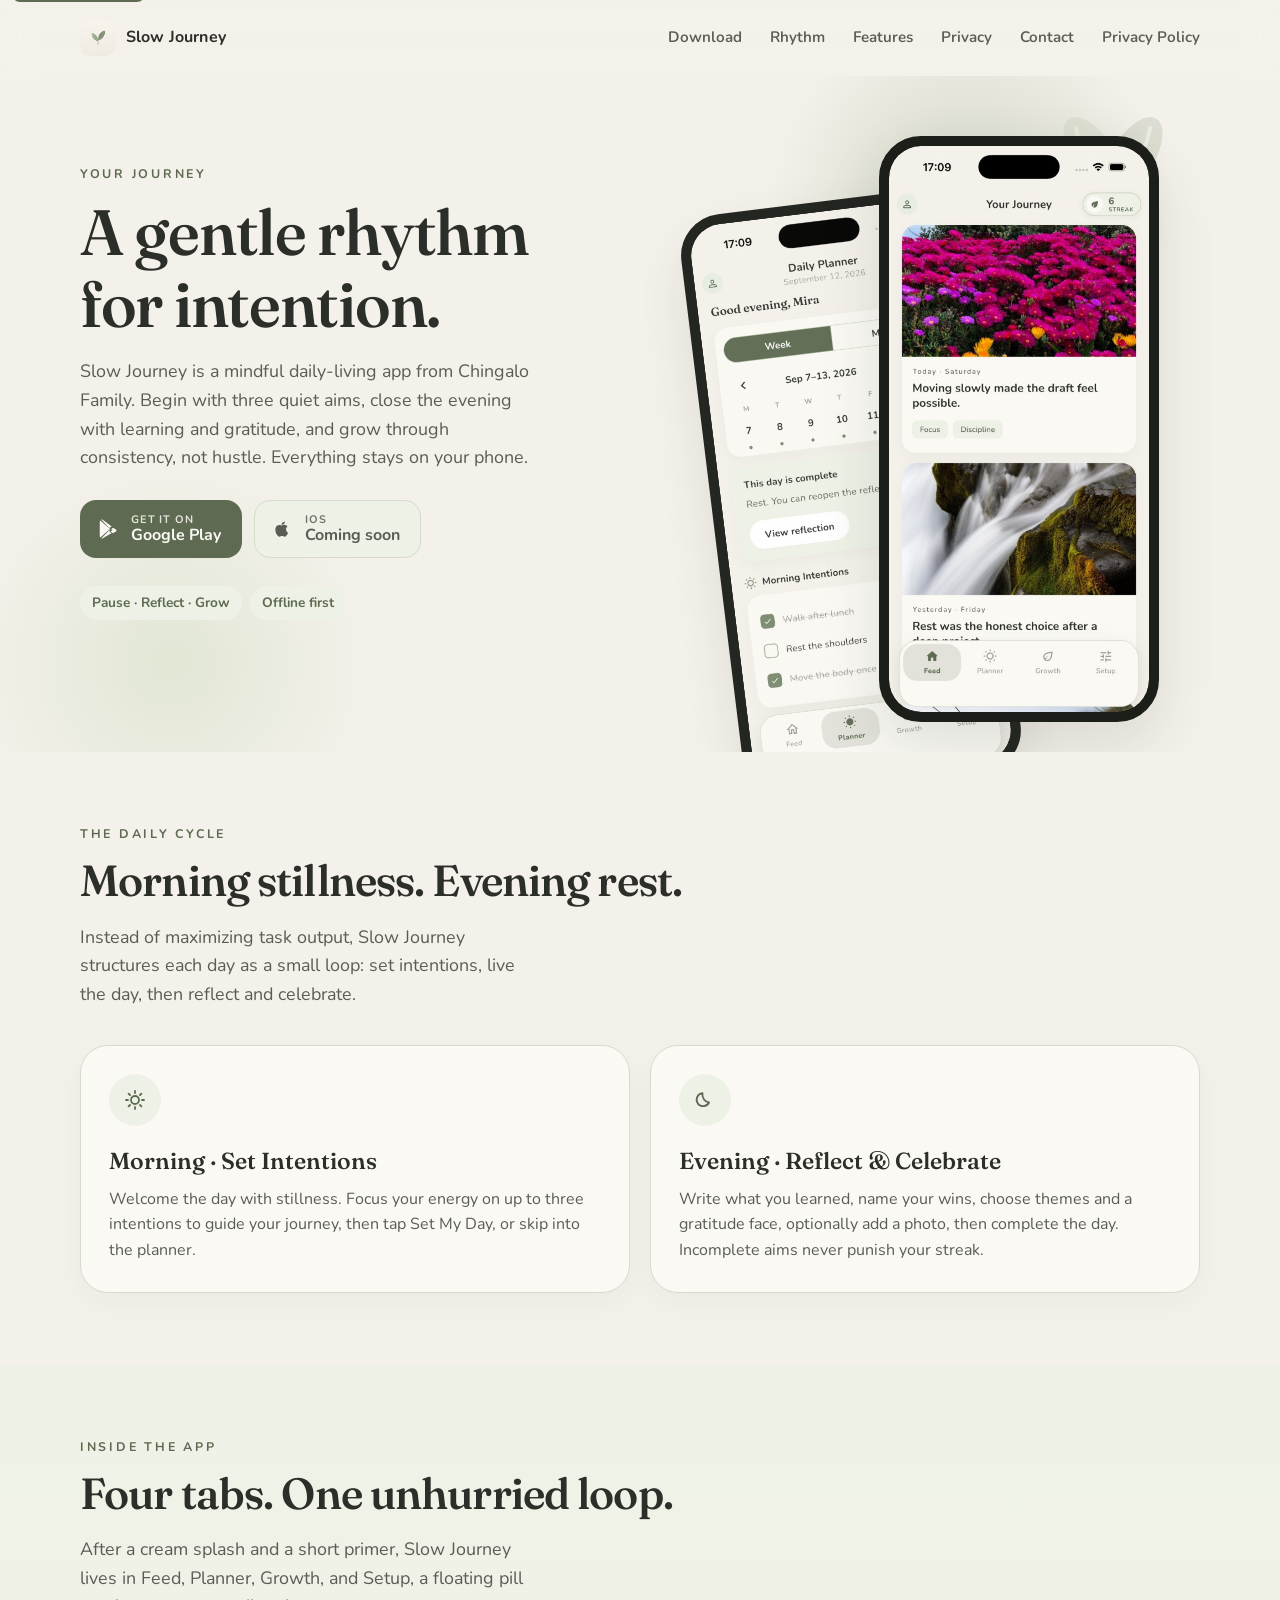
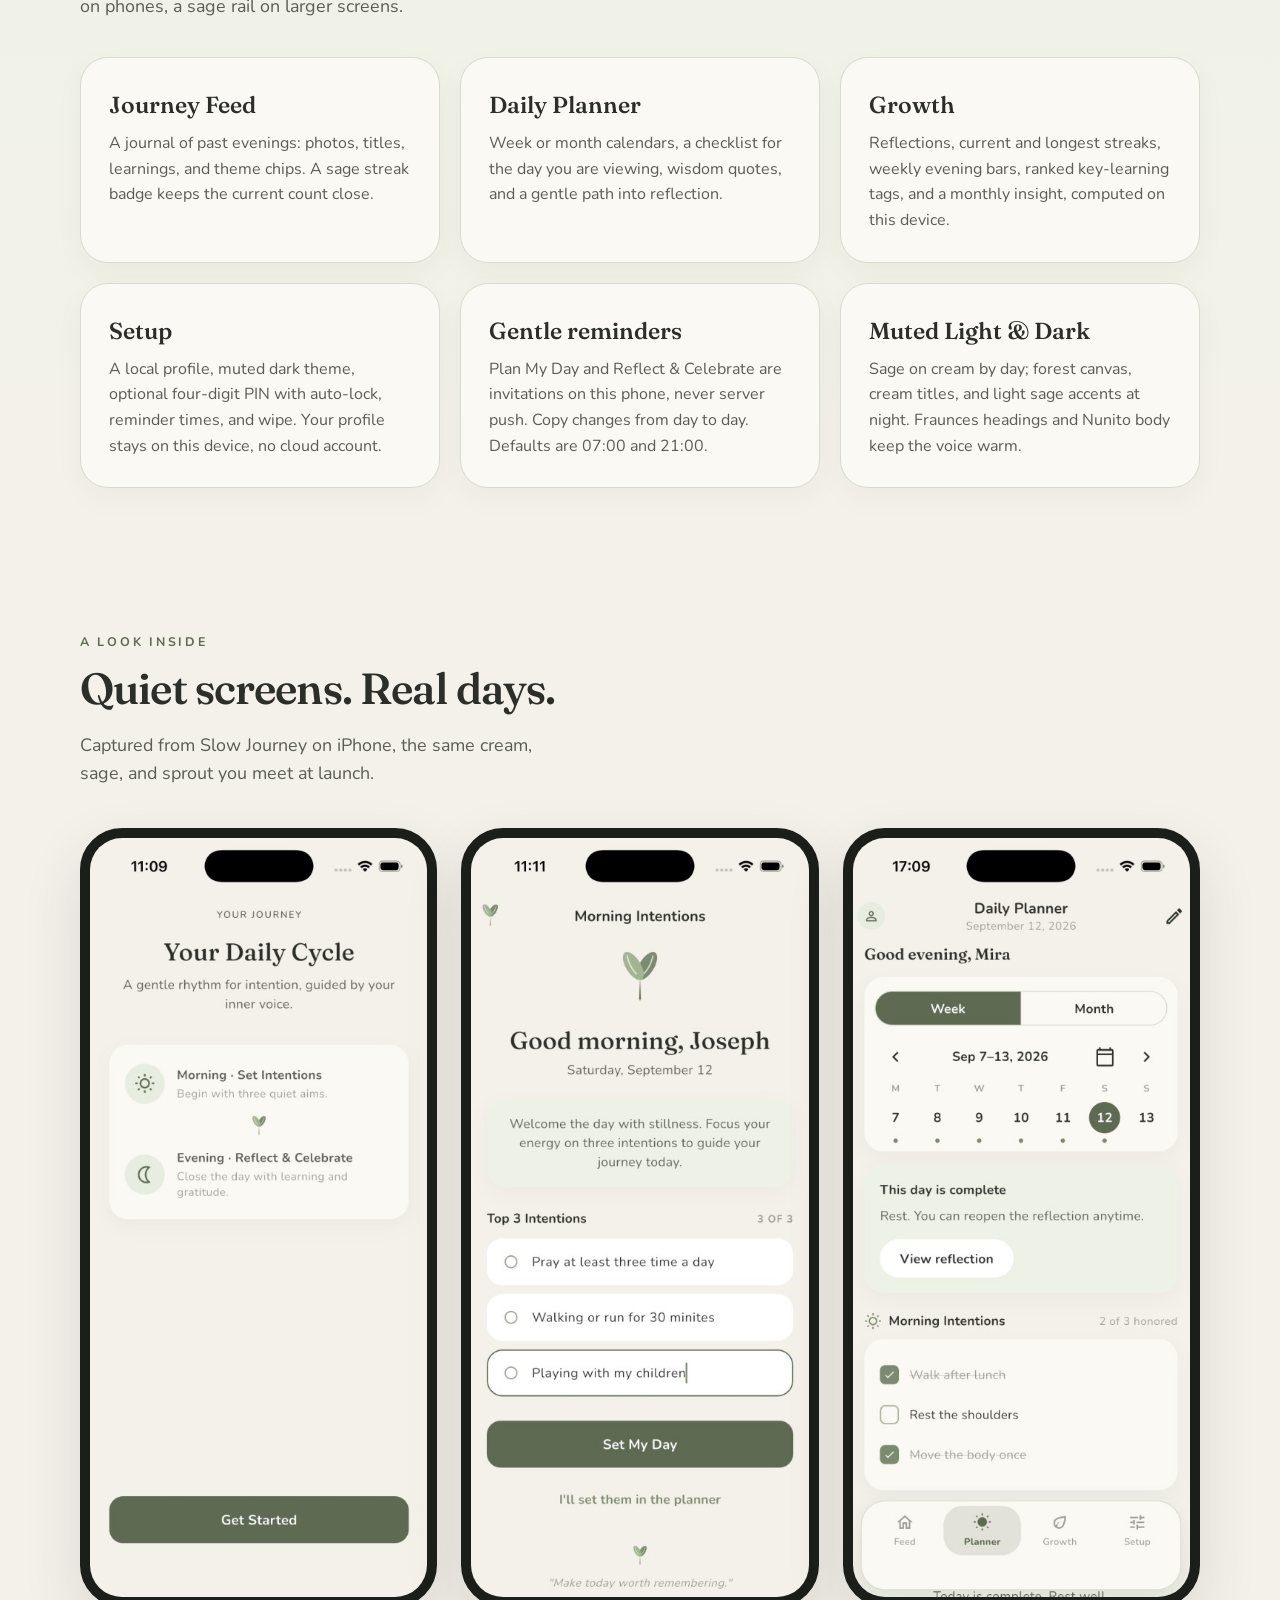
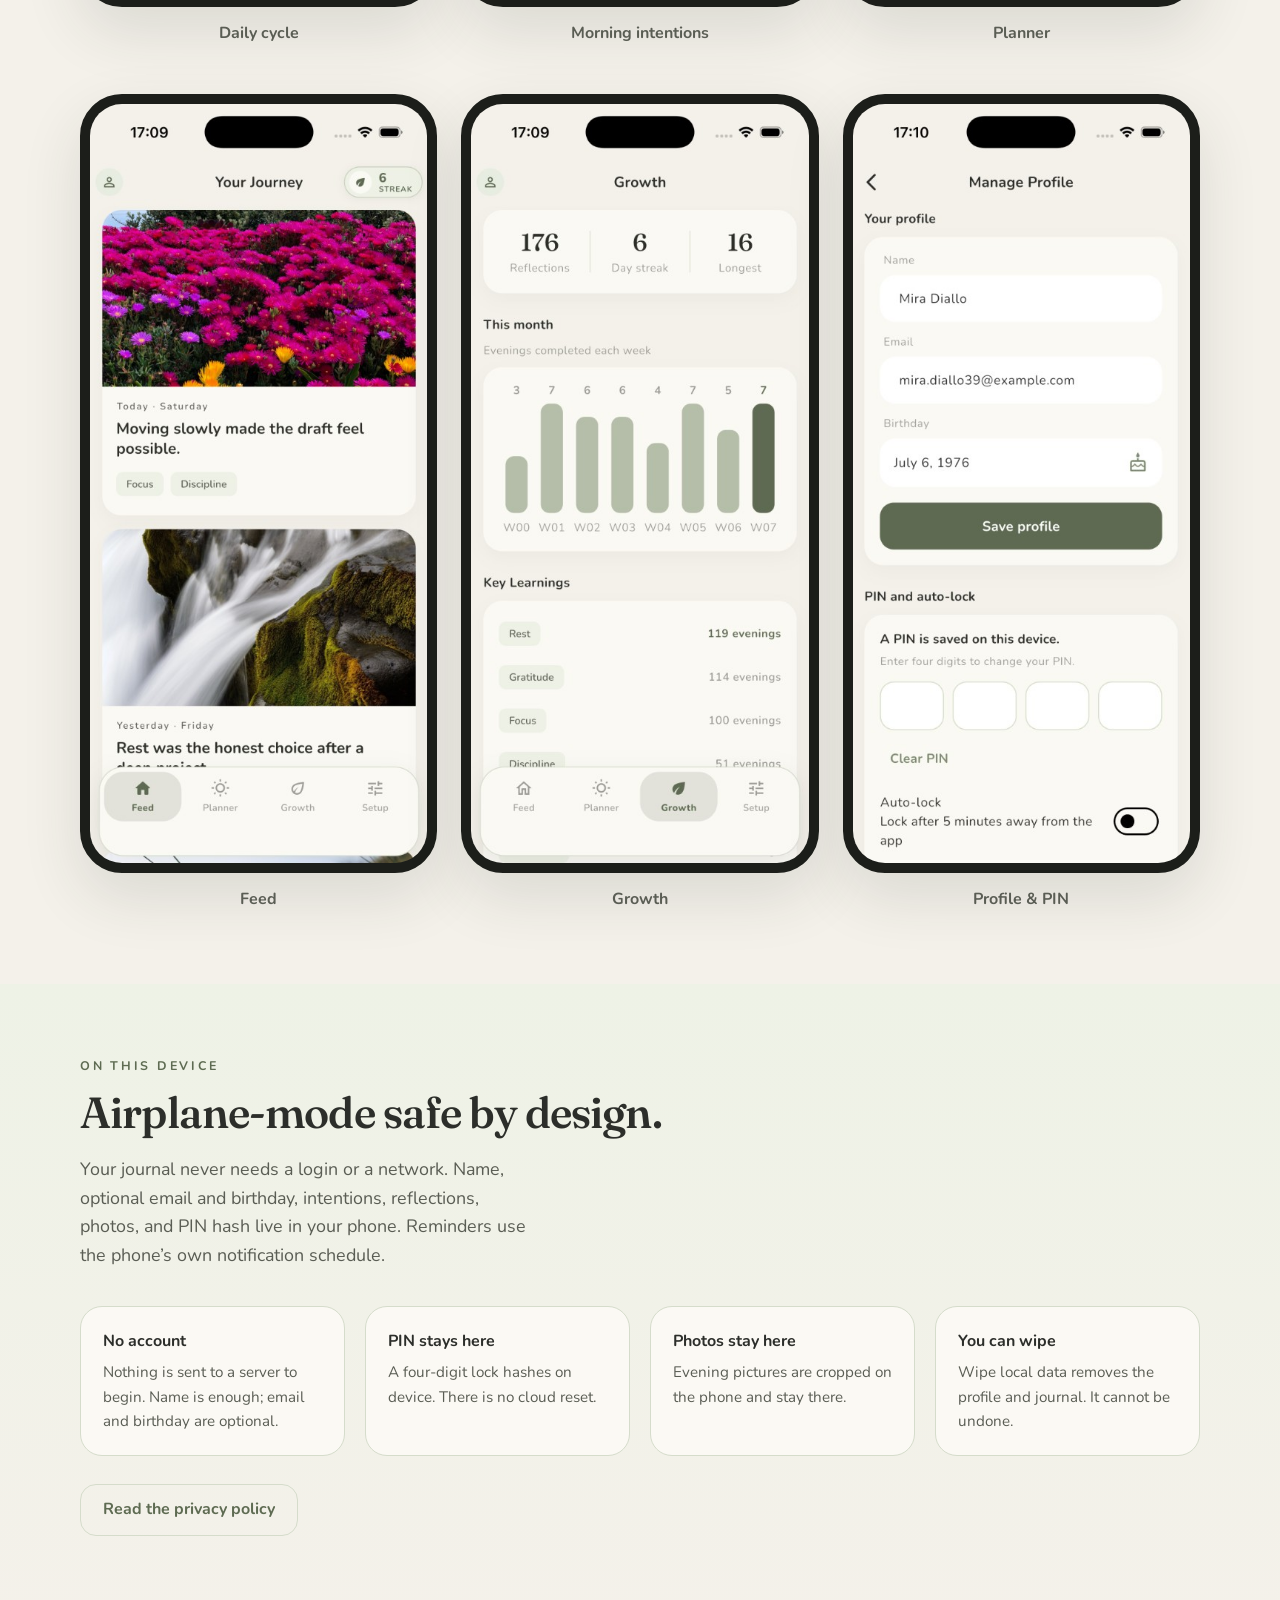
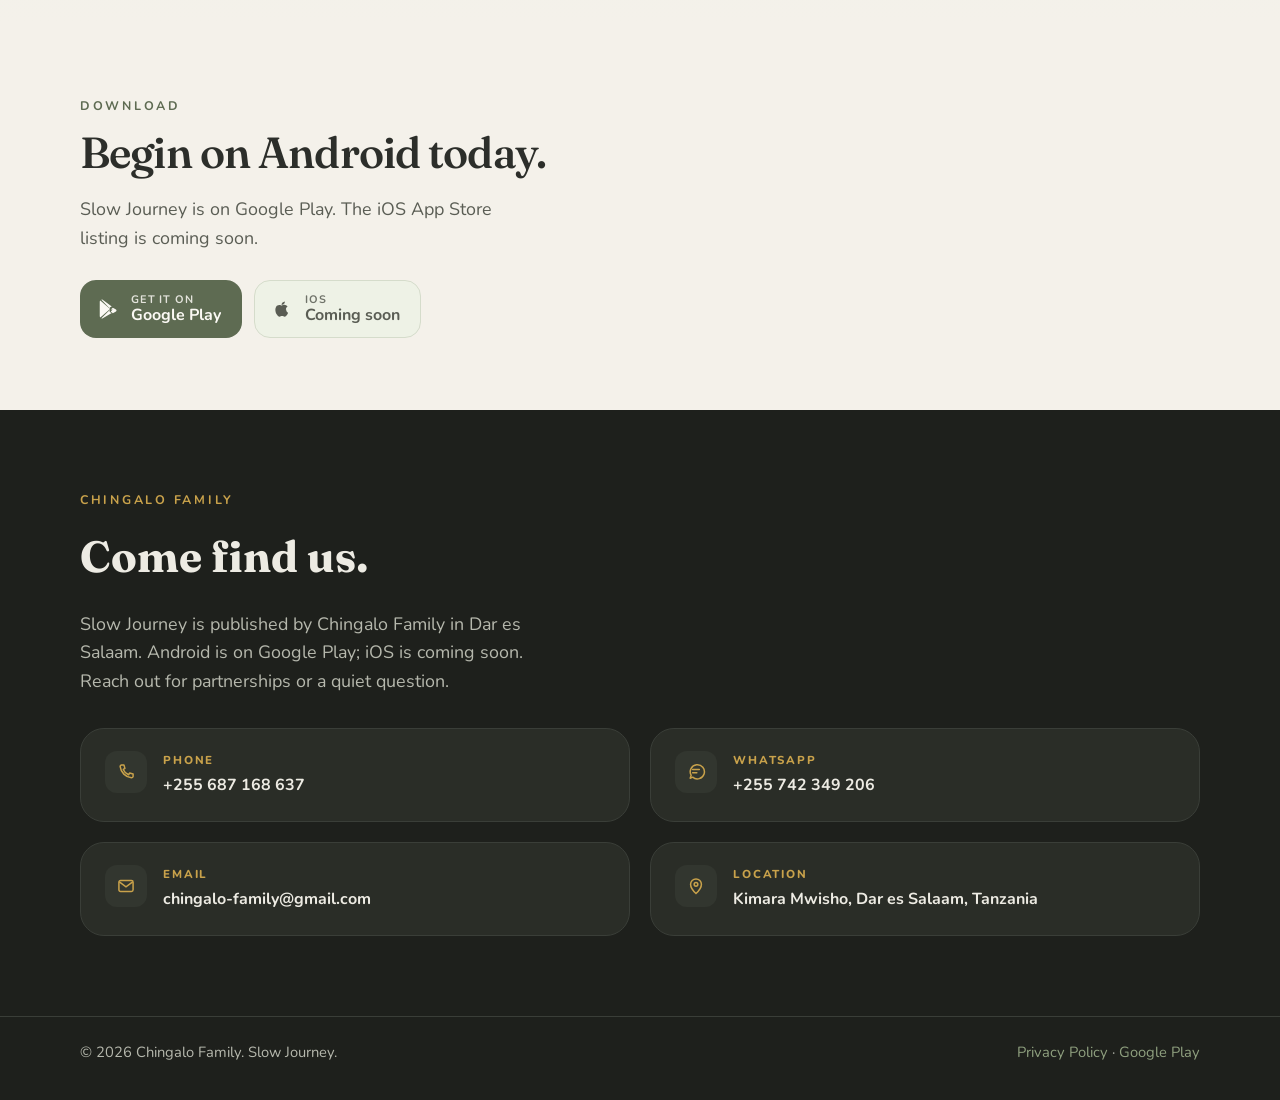
<file: index.html>
<!DOCTYPE html>
<html lang="en">
<head>
  <meta charset="utf-8" />
  <meta name="viewport" content="width=device-width, initial-scale=1" />
  <title>Slow Journey -Offline Daily Intention &amp; Reflection App</title>
  <meta name="description" content="Slow Journey is a calm, offline-first daily rhythm app for iOS and Android. Set morning intentions, reflect in the evening, and grow through consistency. Pause · Reflect · Grow. By Chingalo Family in Dar es Salaam." />
  <meta name="author" content="Chingalo Family" />
  <meta name="application-name" content="Slow Journey" />
  <meta name="theme-color" content="#F4F1EA" />
  <meta name="robots" content="index, follow, max-image-preview:large, max-snippet:-1, max-video-preview:-1" />
  <meta name="googlebot" content="index, follow" />
  <link rel="canonical" href="https://chingalo-family.github.io/slow-journey-website/" />
  <link rel="alternate" hreflang="en" href="https://chingalo-family.github.io/slow-journey-website/" />
  <link rel="alternate" hreflang="x-default" href="https://chingalo-family.github.io/slow-journey-website/" />
  <meta property="og:type" content="website" />
  <meta property="og:locale" content="en_US" />
  <meta property="og:site_name" content="Slow Journey" />
  <meta property="og:url" content="https://chingalo-family.github.io/slow-journey-website/" />
  <meta property="og:title" content="Slow Journey -Pause · Reflect · Grow" />
  <meta property="og:description" content="A mindful daily-living app. Set three quiet aims, reflect in the evening, and grow through consistency -fully on your device." />
  <meta property="og:image" content="https://chingalo-family.github.io/slow-journey-website/assets/og-image.png" />
  <meta property="og:image:type" content="image/png" />
  <meta property="og:image:width" content="1280" />
  <meta property="og:image:height" content="720" />
  <meta property="og:image:alt" content="Slow Journey -Pause · Reflect · Grow" />
  <meta name="twitter:card" content="summary_large_image" />
  <meta name="twitter:title" content="Slow Journey -Pause · Reflect · Grow" />
  <meta name="twitter:description" content="A calm, offline-first daily rhythm app: morning intentions, evening reflection, and gentle growth." />
  <meta name="twitter:image" content="https://chingalo-family.github.io/slow-journey-website/assets/og-image.png" />
  <link rel="icon" href="assets/app-icon.png" type="image/png" />
  <link rel="apple-touch-icon" href="assets/app-icon.png" />
  <link rel="stylesheet" href="css/styles.css" />
  <script type="application/ld+json">
  {
    "@context": "https://schema.org",
    "@graph": [
      {
        "@type": "Organization",
        "@id": "https://chingalo-family.github.io/slow-journey-website/#organization",
        "name": "Chingalo Family",
        "email": "chingalo-family@gmail.com",
        "telephone": "+255687168637",
        "url": "https://chingalo-family.github.io/slow-journey-website/",
        "logo": "https://chingalo-family.github.io/slow-journey-website/assets/app-icon.png",
        "address": {
          "@type": "PostalAddress",
          "streetAddress": "Kimara Mwisho",
          "addressLocality": "Dar es Salaam",
          "addressCountry": "TZ"
        },
        "contactPoint": {
          "@type": "ContactPoint",
          "telephone": "+255687168637",
          "email": "chingalo-family@gmail.com",
          "contactType": "customer support",
          "areaServed": "TZ",
          "availableLanguage": "en"
        }
      },
      {
        "@type": "WebSite",
        "@id": "https://chingalo-family.github.io/slow-journey-website/#website",
        "url": "https://chingalo-family.github.io/slow-journey-website/",
        "name": "Slow Journey",
        "description": "Official site for Slow Journey, an offline-first daily intention and reflection app.",
        "inLanguage": "en",
        "publisher": { "@id": "https://chingalo-family.github.io/slow-journey-website/#organization" }
      },
      {
        "@type": "WebPage",
        "@id": "https://chingalo-family.github.io/slow-journey-website/#webpage",
        "url": "https://chingalo-family.github.io/slow-journey-website/",
        "name": "Slow Journey -Offline Daily Intention & Reflection App",
        "isPartOf": { "@id": "https://chingalo-family.github.io/slow-journey-website/#website" },
        "about": { "@id": "https://chingalo-family.github.io/slow-journey-website/#app" },
        "inLanguage": "en"
      },
      {
        "@type": "SoftwareApplication",
        "@id": "https://chingalo-family.github.io/slow-journey-website/#app",
        "name": "Slow Journey",
        "applicationCategory": "LifestyleApplication",
        "operatingSystem": "Android",
        "applicationSubCategory": "Health & Lifestyle",
        "downloadUrl": "https://play.google.com/store/apps/details?id=chingalo.family.slowjourney",
        "installUrl": "https://play.google.com/store/apps/details?id=chingalo.family.slowjourney",
        "sameAs": "https://play.google.com/store/apps/details?id=chingalo.family.slowjourney",
        "description": "A calm, offline-first daily rhythm app: morning intentions, evening reflection, journey feed, and growth streaks. Data stays on your device. Android is available on Google Play; iOS is coming soon.",
        "url": "https://chingalo-family.github.io/slow-journey-website/",
        "image": "https://chingalo-family.github.io/slow-journey-website/assets/og-image.png",
        "screenshot": [
          "https://chingalo-family.github.io/slow-journey-website/assets/screenshots/feed.jpg",
          "https://chingalo-family.github.io/slow-journey-website/assets/screenshots/planner.png",
          "https://chingalo-family.github.io/slow-journey-website/assets/screenshots/growth.png"
        ],
        "author": { "@id": "https://chingalo-family.github.io/slow-journey-website/#organization" },
        "publisher": { "@id": "https://chingalo-family.github.io/slow-journey-website/#organization" },
        "offers": {
          "@type": "Offer",
          "price": "0",
          "priceCurrency": "USD"
        },
        "featureList": [
          "Morning intentions",
          "Evening reflection",
          "Daily planner",
          "Journey feed",
          "Growth streaks",
          "On-device PIN",
          "Offline first"
        ]
      }
    ]
  }
  </script>
</head>
<body>
  <a class="skip-link" href="#main">Skip to content</a>

  <header class="site-header">
    <div class="site-header__inner">
      <a class="brand-lockup" href="index.html" aria-label="Slow Journey home">
        <img src="assets/app-icon.png" width="36" height="36" alt="" />
        Slow Journey
      </a>
      <button class="nav-toggle" type="button" aria-expanded="false" aria-controls="primary-nav" aria-label="Open menu">
        <span></span>
      </button>
      <nav class="nav-links" id="primary-nav" aria-label="Primary">
        <a href="#download">Download</a>
        <a href="#rhythm">Rhythm</a>
        <a href="#features">Features</a>
        <a href="#privacy">Privacy</a>
        <a href="#contact">Contact</a>
        <a href="privacy.html">Privacy Policy</a>
      </nav>
    </div>
  </header>

  <main id="main">
    <section class="hero" aria-label="Introduction">
      <div class="hero__glow hero__glow--a" aria-hidden="true"></div>
      <div class="hero__glow hero__glow--b" aria-hidden="true"></div>
      <img class="hero__sprout" src="assets/sprout.svg" alt="" aria-hidden="true" />
      <div class="hero__content">
        <div>
          <p class="eyebrow">Your journey</p>
          <h1>A gentle rhythm for intention.</h1>
          <p class="hero__lede">
            Slow Journey is a mindful daily-living app from Chingalo Family. Begin with three quiet aims, close the evening with learning and gratitude, and grow through consistency, not hustle. Everything stays on your phone.
          </p>
          <div class="cta-row" id="download">
            <a
              class="btn btn--store btn--primary"
              href="https://play.google.com/store/apps/details?id=chingalo.family.slowjourney"
              target="_blank"
              rel="noopener noreferrer"
            >
              <svg class="btn__icon" viewBox="0 0 24 24" aria-hidden="true" fill="currentColor">
                <path d="M3.6 2.8 14.2 12 3.6 21.2A1.6 1.6 0 0 1 3 20V4c0-.5.2-1 .6-1.2Zm11.4 9.8 2.3-2 3.4 2c.8.4.8 1.6 0 2.1l-3.4 2-2.3-2 2.1-2.05L15 12.6Zm-1.1.6L4.8 22.2c.3.2.7.3 1 .1l10.3-5.9-2.2-1.2Zm0-2.8 2.2-1.2L5.8 1.7c-.3-.2-.7-.1-1 .1L14 11.4Z"/>
              </svg>
              <span class="btn__label">
                <span class="btn__kicker">Get it on</span>
                Google Play
              </span>
            </a>
            <span class="btn btn--store btn--soon" aria-disabled="true">
              <svg class="btn__icon" viewBox="0 0 24 24" aria-hidden="true" fill="currentColor">
                <path d="M16.2 12.6c0-2.2 1.8-3.3 1.9-3.4-1-1.5-2.6-1.7-3.1-1.7-1.3-.1-2.6.8-3.2.8-.7 0-1.7-.8-2.8-.7-1.4 0-2.8.8-3.5 2.1-1.5 2.6-.4 6.5 1.1 8.6.7 1 1.6 2.2 2.7 2.1 1.1 0 1.5-.7 2.8-.7s1.6.7 2.8.7c1.2 0 1.9-1 2.6-2 .8-1.2 1.1-2.3 1.1-2.4-.1 0-2.1-.8-2.1-3.4Zm-2-6.2c.6-.7 1-1.7.9-2.7-0.9.1-1.9.6-2.5 1.3-.6.6-1.1 1.6-1 2.6 1 .1 1.9-.5 2.6-1.2Z"/>
              </svg>
              <span class="btn__label">
                <span class="btn__kicker">iOS</span>
                Coming soon
              </span>
            </span>
          </div>
          <div class="hero-pills" aria-label="Highlights">
            <span class="pill">Pause · Reflect · Grow</span>
            <span class="pill">Offline first</span>
          </div>
        </div>
        <div class="hero-stage" aria-hidden="true">
          <div class="phone phone--back">
            <img src="assets/screenshots/planner.png" alt="" />
          </div>
          <div class="phone phone--front">
            <img src="assets/screenshots/feed.jpg" alt="" />
          </div>
        </div>
      </div>
    </section>

    <section class="section" id="rhythm">
      <div class="section__inner">
        <p class="eyebrow reveal">The daily cycle</p>
        <h2 class="section__title reveal">Morning stillness. Evening rest.</h2>
        <p class="section__lede reveal">
          Instead of maximizing task output, Slow Journey structures each day as a small loop: set intentions, live the day, then reflect and celebrate.
        </p>
        <div class="rhythm-grid">
          <article class="card reveal">
            <div class="icon-orb" aria-hidden="true">
              <svg viewBox="0 0 24 24" fill="none" stroke="#5E6B52" stroke-width="1.8">
                <circle cx="12" cy="12" r="4" />
                <path d="M12 3v2M12 19v2M3 12h2M19 12h2M5.6 5.6l1.4 1.4M17 17l1.4 1.4M18.4 5.6 17 7M7 17l-1.4 1.4" stroke-linecap="round" />
              </svg>
            </div>
            <h3>Morning · Set Intentions</h3>
            <p>Welcome the day with stillness. Focus your energy on up to three intentions to guide your journey, then tap Set My Day, or skip into the planner.</p>
          </article>
          <article class="card reveal">
            <div class="icon-orb" aria-hidden="true">
              <svg viewBox="0 0 24 24" fill="none" stroke="#5E6B52" stroke-width="1.8">
                <path d="M16 14.5A6.5 6.5 0 1 1 9.5 5.2 8 8 0 0 0 16 14.5Z" stroke-linejoin="round" />
              </svg>
            </div>
            <h3>Evening · Reflect &amp; Celebrate</h3>
            <p>Write what you learned, name your wins, choose themes and a gratitude face, optionally add a photo, then complete the day. Incomplete aims never punish your streak.</p>
          </article>
        </div>
      </div>
    </section>

    <section class="section section--mist" id="features">
      <div class="section__inner">
        <p class="eyebrow reveal">Inside the app</p>
        <h2 class="section__title reveal">Four tabs. One unhurried loop.</h2>
        <p class="section__lede reveal">
          After a cream splash and a short primer, Slow Journey lives in Feed, Planner, Growth, and Setup, a floating pill on phones, a sage rail on larger screens.
        </p>
        <div class="feature-grid">
          <article class="card reveal">
            <h3>Journey Feed</h3>
            <p>A journal of past evenings: photos, titles, learnings, and theme chips. A sage streak badge keeps the current count close.</p>
          </article>
          <article class="card reveal">
            <h3>Daily Planner</h3>
            <p>Week or month calendars, a checklist for the day you are viewing, wisdom quotes, and a gentle path into reflection.</p>
          </article>
          <article class="card reveal">
            <h3>Growth</h3>
            <p>Reflections, current and longest streaks, weekly evening bars, ranked key-learning tags, and a monthly insight, computed on this device.</p>
          </article>
          <article class="card reveal">
            <h3>Setup</h3>
            <p>A local profile, muted dark theme, optional four-digit PIN with auto-lock, reminder times, and wipe. Your profile stays on this device, no cloud account.</p>
          </article>
          <article class="card reveal">
            <h3>Gentle reminders</h3>
            <p>Plan My Day and Reflect &amp; Celebrate are invitations on this phone, never server push. Copy changes from day to day. Defaults are 07:00 and 21:00.</p>
          </article>
          <article class="card reveal">
            <h3>Muted Light &amp; Dark</h3>
            <p>Sage on cream by day; forest canvas, cream titles, and light sage accents at night. Fraunces headings and Nunito body keep the voice warm.</p>
          </article>
        </div>
      </div>
    </section>

    <section class="section" id="look">
      <div class="section__inner">
        <p class="eyebrow reveal">A look inside</p>
        <h2 class="section__title reveal">Quiet screens. Real days.</h2>
        <p class="section__lede reveal">Captured from Slow Journey on iPhone, the same cream, sage, and sprout you meet at launch.</p>
        <div class="shot-grid">
          <figure class="shot">
            <div class="device">
              <img src="assets/screenshots/daily-cycle.png" alt="Your Daily Cycle primer with morning intentions and evening reflection" />
            </div>
            <figcaption>Daily cycle</figcaption>
          </figure>
          <figure class="shot">
            <div class="device">
              <img src="assets/screenshots/morning-intentions.png" alt="Morning Intentions with three aims and Set My Day" />
            </div>
            <figcaption>Morning intentions</figcaption>
          </figure>
          <figure class="shot">
            <div class="device">
              <img src="assets/screenshots/planner.png" alt="Daily Planner week view with completed day and honored intentions" />
            </div>
            <figcaption>Planner</figcaption>
          </figure>
          <figure class="shot">
            <div class="device">
              <img src="assets/screenshots/feed.jpg" alt="Your Journey feed with photo journal cards and streak badge" />
            </div>
            <figcaption>Feed</figcaption>
          </figure>
          <figure class="shot">
            <div class="device">
              <img src="assets/screenshots/growth.png" alt="Growth stats, weekly evening chart, and key learning tags" />
            </div>
            <figcaption>Growth</figcaption>
          </figure>
          <figure class="shot">
            <div class="device">
              <img src="assets/screenshots/profile.png" alt="Manage Profile with name, email, birthday, PIN, and auto-lock" />
            </div>
            <figcaption>Profile &amp; PIN</figcaption>
          </figure>
        </div>
      </div>
    </section>

    <section class="section section--mist" id="privacy">
      <div class="section__inner">
        <p class="eyebrow reveal">On this device</p>
        <h2 class="section__title reveal">Airplane-mode safe by design.</h2>
        <p class="section__lede reveal">
          Your journal never needs a login or a network. Name, optional email and birthday, intentions, reflections, photos, and PIN hash live in your phone. Reminders use the phone’s own notification schedule.
        </p>
        <div class="privacy-grid">
          <div class="privacy-item reveal">
            <strong>No account</strong>
            <p>Nothing is sent to a server to begin. Name is enough; email and birthday are optional.</p>
          </div>
          <div class="privacy-item reveal">
            <strong>PIN stays here</strong>
            <p>A four-digit lock hashes on device. There is no cloud reset.</p>
          </div>
          <div class="privacy-item reveal">
            <strong>Photos stay here</strong>
            <p>Evening pictures are cropped on the phone and stay there.</p>
          </div>
          <div class="privacy-item reveal">
            <strong>You can wipe</strong>
            <p>Wipe local data removes the profile and journal. It cannot be undone.</p>
          </div>
        </div>
        <p class="reveal" style="margin-top:28px">
          <a class="btn btn--ghost" href="privacy.html">Read the privacy policy</a>
        </p>
      </div>
    </section>

    <section class="section" id="get-app">
      <div class="section__inner">
        <p class="eyebrow reveal">Download</p>
        <h2 class="section__title reveal">Begin on Android today.</h2>
        <p class="section__lede reveal">
          Slow Journey is on Google Play. The iOS App Store listing is coming soon.
        </p>
        <div class="cta-row reveal">
          <a
            class="btn btn--store btn--primary"
            href="https://play.google.com/store/apps/details?id=chingalo.family.slowjourney"
            target="_blank"
            rel="noopener noreferrer"
          >
            <svg class="btn__icon" viewBox="0 0 24 24" aria-hidden="true" fill="currentColor">
              <path d="M3.6 2.8 14.2 12 3.6 21.2A1.6 1.6 0 0 1 3 20V4c0-.5.2-1 .6-1.2Zm11.4 9.8 2.3-2 3.4 2c.8.4.8 1.6 0 2.1l-3.4 2-2.3-2 2.1-2.05L15 12.6Zm-1.1.6L4.8 22.2c.3.2.7.3 1 .1l10.3-5.9-2.2-1.2Zm0-2.8 2.2-1.2L5.8 1.7c-.3-.2-.7-.1-1 .1L14 11.4Z"/>
            </svg>
            <span class="btn__label">
              <span class="btn__kicker">Get it on</span>
              Google Play
            </span>
          </a>
          <span class="btn btn--store btn--soon" aria-disabled="true">
            <svg class="btn__icon" viewBox="0 0 24 24" aria-hidden="true" fill="currentColor">
              <path d="M16.2 12.6c0-2.2 1.8-3.3 1.9-3.4-1-1.5-2.6-1.7-3.1-1.7-1.3-.1-2.6.8-3.2.8-.7 0-1.7-.8-2.8-.7-1.4 0-2.8.8-3.5 2.1-1.5 2.6-.4 6.5 1.1 8.6.7 1 1.6 2.2 2.7 2.1 1.1 0 1.5-.7 2.8-.7s1.6.7 2.8.7c1.2 0 1.9-1 2.6-2 .8-1.2 1.1-2.3 1.1-2.4-.1 0-2.1-.8-2.1-3.4Zm-2-6.2c.6-.7 1-1.7.9-2.7-0.9.1-1.9.6-2.5 1.3-.6.6-1.1 1.6-1 2.6 1 .1 1.9-.5 2.6-1.2Z"/>
            </svg>
            <span class="btn__label">
              <span class="btn__kicker">iOS</span>
              Coming soon
            </span>
          </span>
        </div>
      </div>
    </section>

    <section class="contact" id="contact">
      <div class="section__inner">
        <p class="eyebrow">Chingalo Family</p>
        <h2>Come find us.</h2>
        <p class="section__lede">
          Slow Journey is published by Chingalo Family in Dar es Salaam. Android is on Google Play; iOS is coming soon. Reach out for partnerships or a quiet question.
        </p>
        <div class="contact-grid">
          <a class="contact-card" href="tel:+255687168637">
            <div class="contact-icon" aria-hidden="true">
              <svg width="20" height="20" viewBox="0 0 24 24" fill="none" stroke="currentColor" stroke-width="1.8"><path d="M6.5 3.5h3l1.2 4.2-2 1.2a12 12 0 0 0 6.4 6.4l1.2-2 4.2 1.2v3A2 2 0 0 1 18.5 19 15.5 15.5 0 0 1 5 5.5a2 2 0 0 1 1.5-2Z" stroke-linejoin="round"/></svg>
            </div>
            <div>
              <span class="contact-label">Phone</span>
              <span class="contact-value">+255 687 168 637</span>
            </div>
          </a>
          <a class="contact-card" href="https://wa.me/255742349206" target="_blank" rel="noopener noreferrer">
            <div class="contact-icon" aria-hidden="true">
              <svg width="20" height="20" viewBox="0 0 24 24" fill="none" stroke="currentColor" stroke-width="1.8"><path d="M8 9h8M8 13h5" stroke-linecap="round"/><path d="M5 19.5 6.2 16A8.5 8.5 0 1 1 8 18.2L5 19.5Z" stroke-linejoin="round"/></svg>
            </div>
            <div>
              <span class="contact-label">WhatsApp</span>
              <span class="contact-value">+255 742 349 206</span>
            </div>
          </a>
          <a class="contact-card" href="mailto:chingalo-family@gmail.com">
            <div class="contact-icon" aria-hidden="true">
              <svg width="20" height="20" viewBox="0 0 24 24" fill="none" stroke="currentColor" stroke-width="1.8"><rect x="3.5" y="5.5" width="17" height="13" rx="2"/><path d="m4 7 8 6 8-6"/></svg>
            </div>
            <div>
              <span class="contact-label">Email</span>
              <span class="contact-value">chingalo-family@gmail.com</span>
            </div>
          </a>
          <div class="contact-card">
            <div class="contact-icon" aria-hidden="true">
              <svg width="20" height="20" viewBox="0 0 24 24" fill="none" stroke="currentColor" stroke-width="1.8"><path d="M12 21s6.5-5.6 6.5-11A6.5 6.5 0 0 0 5.5 10c0 5.4 6.5 11 6.5 11Z"/><circle cx="12" cy="10" r="2.2"/></svg>
            </div>
            <div>
              <span class="contact-label">Location</span>
              <span class="contact-value">Kimara Mwisho, Dar es Salaam, Tanzania</span>
            </div>
          </div>
        </div>
      </div>
    </section>
  </main>

  <footer class="site-footer">
    <div class="site-footer__inner">
      <span>© <span data-year></span> Chingalo Family. Slow Journey.</span>
      <span>
        <a href="privacy.html">Privacy Policy</a>
         ·
        <a href="https://play.google.com/store/apps/details?id=chingalo.family.slowjourney" target="_blank" rel="noopener noreferrer">Google Play</a>
      </span>
    </div>
  </footer>
  <script src="js/main.js"></script>
</body>
</html>
</file>
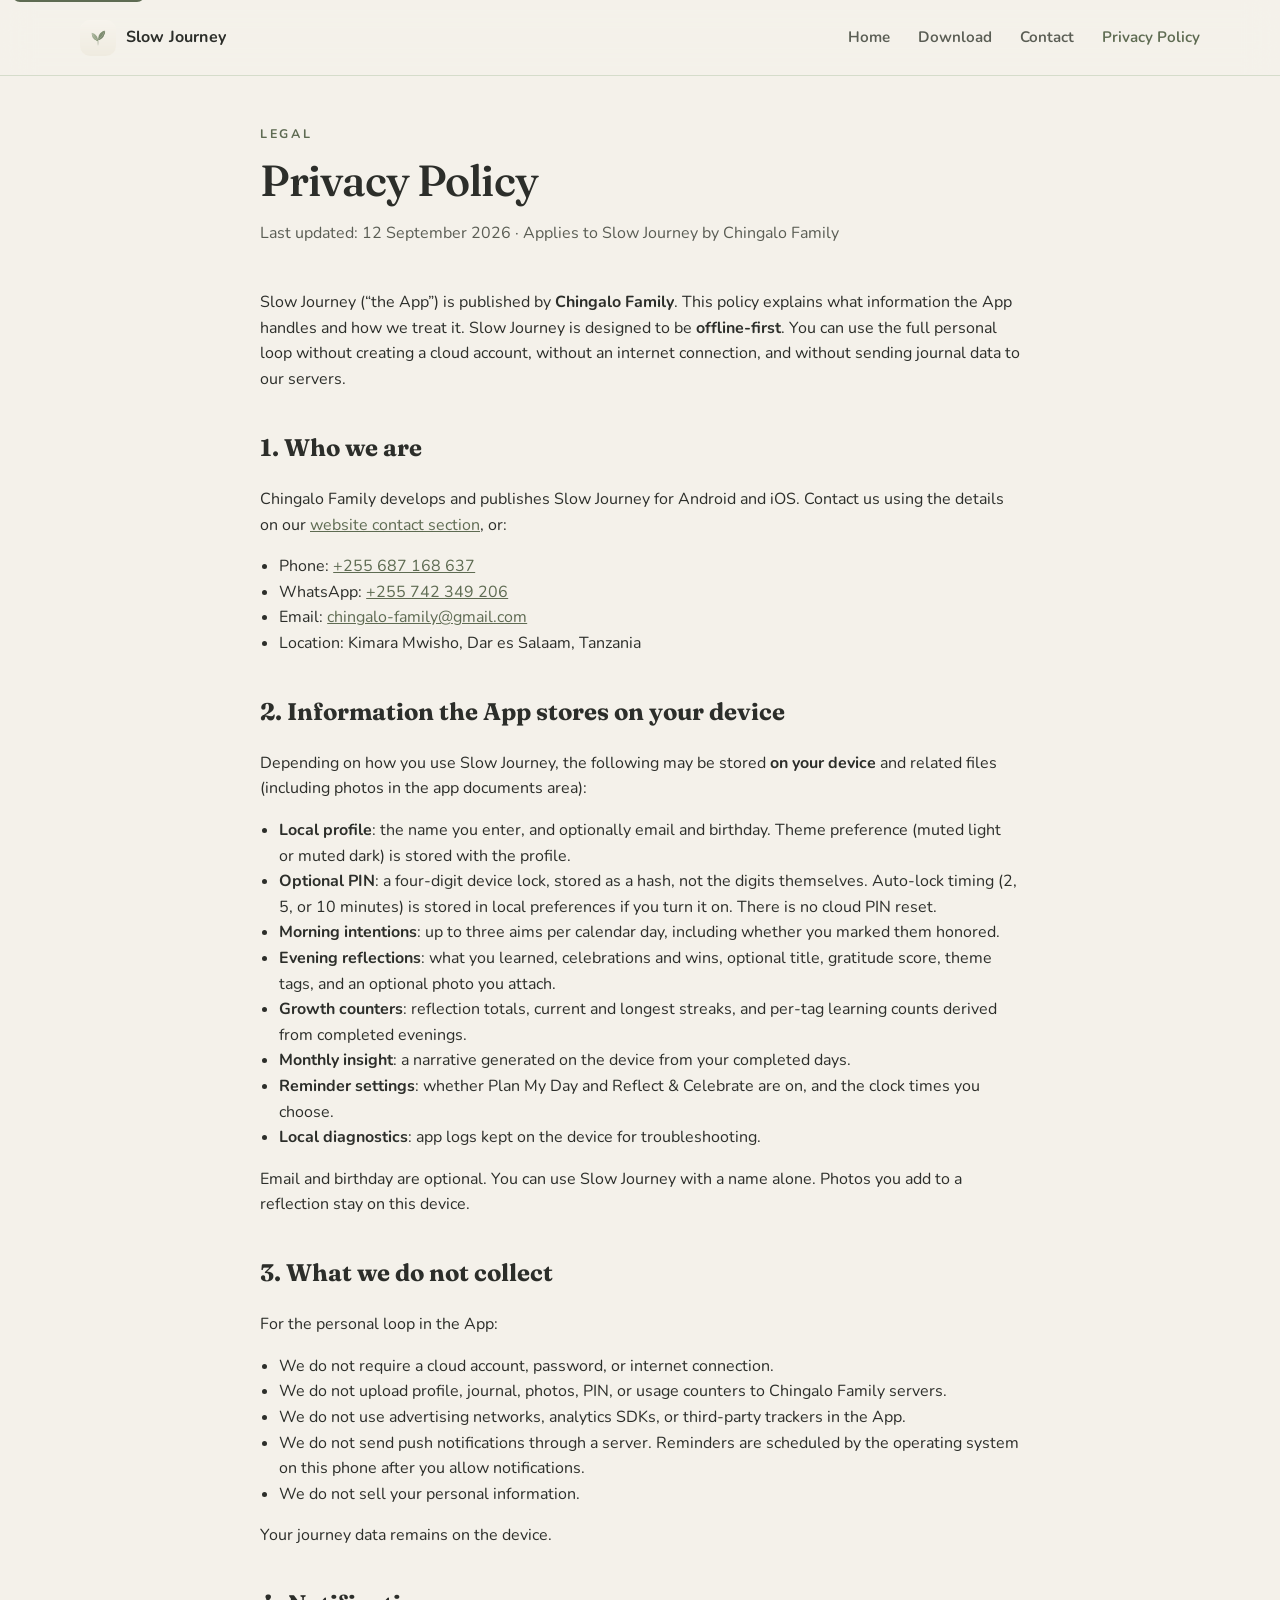
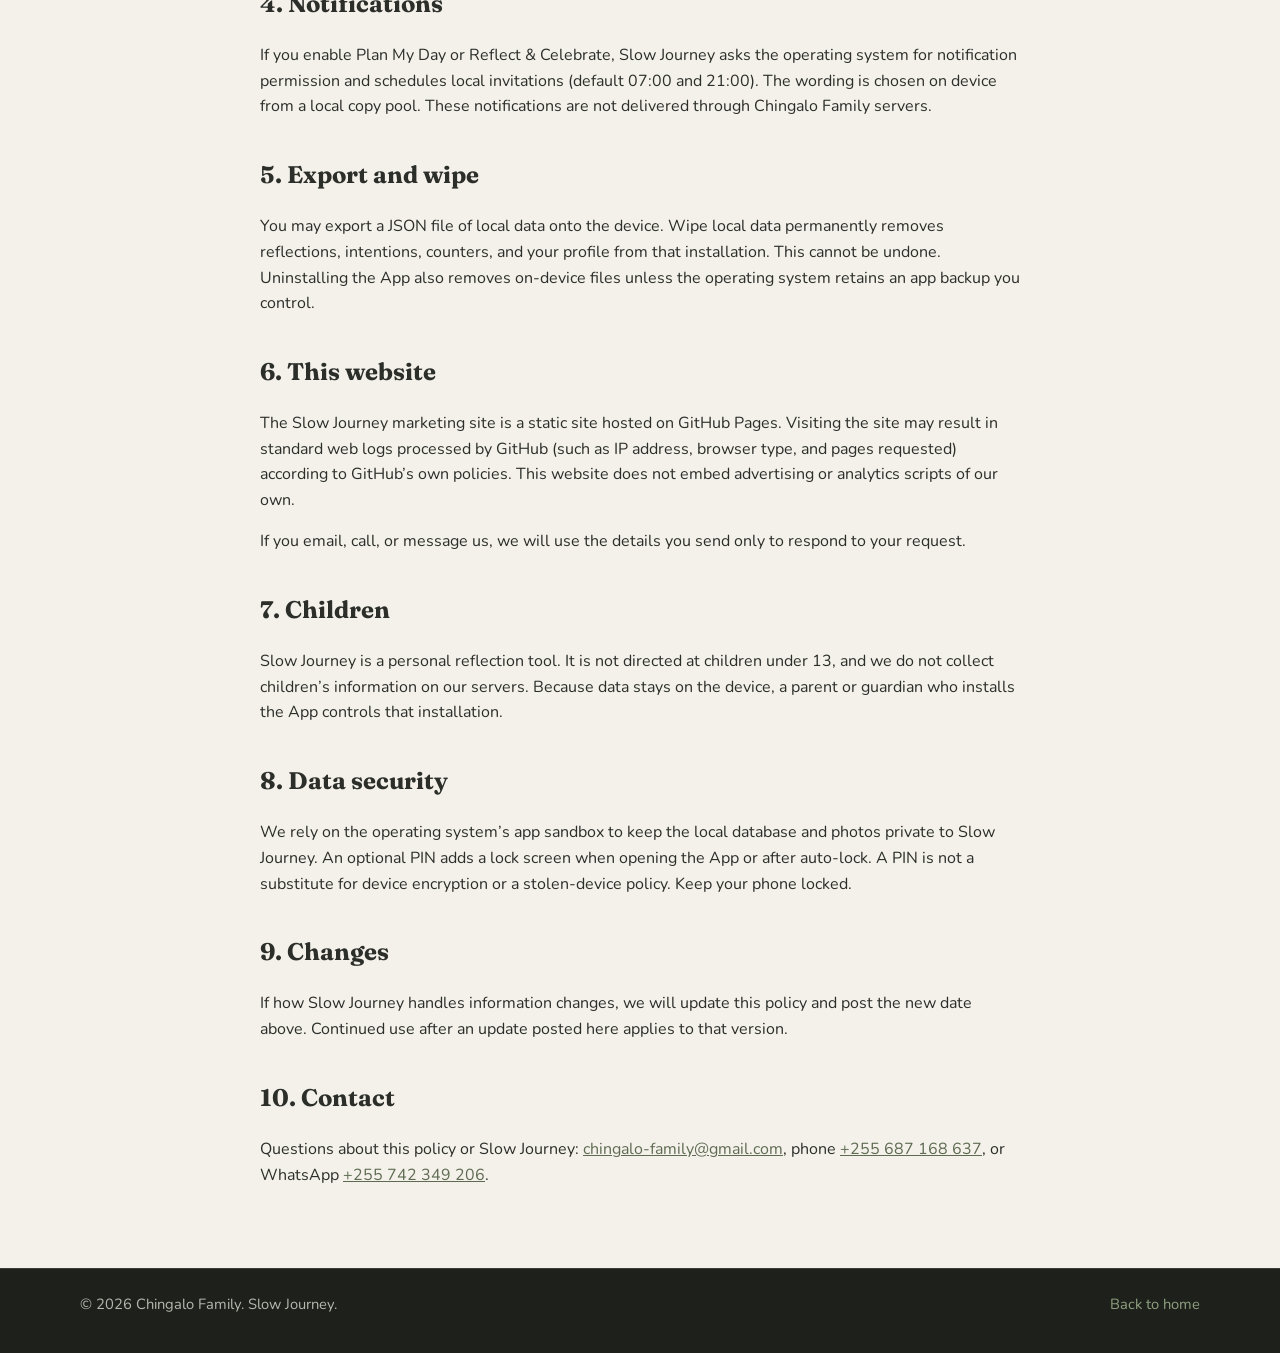
<file: privacy.html>
<!DOCTYPE html>
<html lang="en">
<head>
  <meta charset="utf-8" />
  <meta name="viewport" content="width=device-width, initial-scale=1" />
  <title>Privacy Policy -Slow Journey by Chingalo Family</title>
  <meta name="description" content="Privacy Policy for Slow Journey. The app is offline-first: profile, journal, photos, and PIN stay on your device. Published by Chingalo Family in Dar es Salaam." />
  <meta name="author" content="Chingalo Family" />
  <meta name="theme-color" content="#F4F1EA" />
  <meta name="robots" content="index, follow, max-image-preview:large, max-snippet:-1, max-video-preview:-1" />
  <link rel="canonical" href="https://chingalo-family.github.io/slow-journey-website/privacy.html" />
  <link rel="alternate" hreflang="en" href="https://chingalo-family.github.io/slow-journey-website/privacy.html" />
  <link rel="alternate" hreflang="x-default" href="https://chingalo-family.github.io/slow-journey-website/privacy.html" />
  <meta property="og:type" content="article" />
  <meta property="og:locale" content="en_US" />
  <meta property="og:site_name" content="Slow Journey" />
  <meta property="og:url" content="https://chingalo-family.github.io/slow-journey-website/privacy.html" />
  <meta property="og:title" content="Privacy Policy -Slow Journey" />
  <meta property="og:description" content="How Slow Journey handles information on your device. No cloud account required." />
  <meta property="og:image" content="https://chingalo-family.github.io/slow-journey-website/assets/og-image.png" />
  <meta property="og:image:width" content="1280" />
  <meta property="og:image:height" content="720" />
  <meta name="twitter:card" content="summary_large_image" />
  <meta name="twitter:title" content="Privacy Policy -Slow Journey" />
  <meta name="twitter:description" content="How Slow Journey handles information on your device. No cloud account required." />
  <meta name="twitter:image" content="https://chingalo-family.github.io/slow-journey-website/assets/og-image.png" />
  <link rel="icon" href="assets/app-icon.png" type="image/png" />
  <link rel="apple-touch-icon" href="assets/app-icon.png" />
  <link rel="stylesheet" href="css/styles.css" />
  <script type="application/ld+json">
  {
    "@context": "https://schema.org",
    "@type": "PrivacyPolicy",
    "name": "Privacy Policy -Slow Journey",
    "url": "https://chingalo-family.github.io/slow-journey-website/privacy.html",
    "inLanguage": "en",
    "dateModified": "2026-09-12",
    "publisher": {
      "@type": "Organization",
      "name": "Chingalo Family",
      "email": "chingalo-family@gmail.com",
      "telephone": "+255687168637",
      "address": {
        "@type": "PostalAddress",
        "streetAddress": "Kimara Mwisho",
        "addressLocality": "Dar es Salaam",
        "addressCountry": "TZ"
      }
    },
    "about": {
      "@type": "SoftwareApplication",
      "name": "Slow Journey"
    }
  }
  </script>
</head>
<body>
  <a class="skip-link" href="#main">Skip to content</a>

  <header class="site-header site-header--page">
    <div class="site-header__inner">
      <a class="brand-lockup" href="index.html">
        <img src="assets/app-icon.png" width="36" height="36" alt="" />
        Slow Journey
      </a>
      <button class="nav-toggle" type="button" aria-expanded="false" aria-controls="primary-nav" aria-label="Open menu">
        <span></span>
      </button>
      <nav class="nav-links" id="primary-nav" aria-label="Primary">
        <a href="index.html">Home</a>
        <a href="index.html#download">Download</a>
        <a href="index.html#contact">Contact</a>
        <a href="privacy.html" aria-current="page">Privacy Policy</a>
      </nav>
    </div>
  </header>

  <main id="main">
    <div class="page-hero">
      <div class="section__inner">
        <p class="eyebrow">Legal</p>
        <h1 class="section__title">Privacy Policy</h1>
        <p class="meta">Last updated: 12 September 2026 · Applies to Slow Journey by Chingalo Family</p>
      </div>
    </div>

    <article class="prose">
      <p>
        Slow Journey (“the App”) is published by <strong>Chingalo Family</strong>. This policy explains what information the App handles and how we treat it.
        Slow Journey is designed to be <strong>offline-first</strong>. You can use the full personal loop without creating a cloud account, without an internet connection, and without sending journal data to our servers.
      </p>

      <h2>1. Who we are</h2>
      <p>
        Chingalo Family develops and publishes Slow Journey for Android and iOS.
        Contact us using the details on our <a href="index.html#contact">website contact section</a>, or:
      </p>
      <ul>
        <li>Phone: <a href="tel:+255687168637">+255 687 168 637</a></li>
        <li>WhatsApp: <a href="https://wa.me/255742349206" target="_blank" rel="noopener noreferrer">+255 742 349 206</a></li>
        <li>Email: <a href="mailto:chingalo-family@gmail.com">chingalo-family@gmail.com</a></li>
        <li>Location: Kimara Mwisho, Dar es Salaam, Tanzania</li>
      </ul>

      <h2>2. Information the App stores on your device</h2>
      <p>Depending on how you use Slow Journey, the following may be stored <strong>on your device</strong> and related files (including photos in the app documents area):</p>
      <ul>
        <li><strong>Local profile</strong>: the name you enter, and optionally email and birthday. Theme preference (muted light or muted dark) is stored with the profile.</li>
        <li><strong>Optional PIN</strong>: a four-digit device lock, stored as a hash, not the digits themselves. Auto-lock timing (2, 5, or 10 minutes) is stored in local preferences if you turn it on. There is no cloud PIN reset.</li>
        <li><strong>Morning intentions</strong>: up to three aims per calendar day, including whether you marked them honored.</li>
        <li><strong>Evening reflections</strong>: what you learned, celebrations and wins, optional title, gratitude score, theme tags, and an optional photo you attach.</li>
        <li><strong>Growth counters</strong>: reflection totals, current and longest streaks, and per-tag learning counts derived from completed evenings.</li>
        <li><strong>Monthly insight</strong>: a narrative generated on the device from your completed days.</li>
        <li><strong>Reminder settings</strong>: whether Plan My Day and Reflect &amp; Celebrate are on, and the clock times you choose.</li>
        <li><strong>Local diagnostics</strong>: app logs kept on the device for troubleshooting.</li>
      </ul>
      <p>
        Email and birthday are optional. You can use Slow Journey with a name alone. Photos you add to a reflection stay on this device.
      </p>

      <h2>3. What we do not collect</h2>
      <p>For the personal loop in the App:</p>
      <ul>
        <li>We do not require a cloud account, password, or internet connection.</li>
        <li>We do not upload profile, journal, photos, PIN, or usage counters to Chingalo Family servers.</li>
        <li>We do not use advertising networks, analytics SDKs, or third-party trackers in the App.</li>
        <li>We do not send push notifications through a server. Reminders are scheduled by the operating system on this phone after you allow notifications.</li>
        <li>We do not sell your personal information.</li>
      </ul>
      <p>
        Your journey data remains on the device.
      </p>

      <h2>4. Notifications</h2>
      <p>
        If you enable Plan My Day or Reflect &amp; Celebrate, Slow Journey asks the operating system for notification permission and schedules local invitations (default 07:00 and 21:00). The wording is chosen on device from a local copy pool. These notifications are not delivered through Chingalo Family servers.
      </p>

      <h2>5. Export and wipe</h2>
      <p>
        You may export a JSON file of local data onto the device. Wipe local data permanently removes reflections, intentions, counters, and your profile from that installation. This cannot be undone. Uninstalling the App also removes on-device files unless the operating system retains an app backup you control.
      </p>

      <h2>6. This website</h2>
      <p>
        The Slow Journey marketing site is a static site hosted on GitHub Pages. Visiting the site may result in standard web logs processed by GitHub (such as IP address, browser type, and pages requested) according to GitHub’s own policies. This website does not embed advertising or analytics scripts of our own.
      </p>
      <p>
        If you email, call, or message us, we will use the details you send only to respond to your request.
      </p>

      <h2>7. Children</h2>
      <p>
        Slow Journey is a personal reflection tool. It is not directed at children under 13, and we do not collect children’s information on our servers. Because data stays on the device, a parent or guardian who installs the App controls that installation.
      </p>

      <h2>8. Data security</h2>
      <p>
        We rely on the operating system’s app sandbox to keep the local database and photos private to Slow Journey. An optional PIN adds a lock screen when opening the App or after auto-lock. A PIN is not a substitute for device encryption or a stolen-device policy. Keep your phone locked.
      </p>

      <h2>9. Changes</h2>
      <p>
        If how Slow Journey handles information changes, we will update this policy and post the new date above. Continued use after an update posted here applies to that version.
      </p>

      <h2>10. Contact</h2>
      <p>
        Questions about this policy or Slow Journey: <a href="mailto:chingalo-family@gmail.com">chingalo-family@gmail.com</a>,
        phone <a href="tel:+255687168637">+255 687 168 637</a>,
        or WhatsApp <a href="https://wa.me/255742349206" target="_blank" rel="noopener noreferrer">+255 742 349 206</a>.
      </p>
    </article>
  </main>

  <footer class="site-footer">
    <div class="site-footer__inner">
      <span>© <span data-year></span> Chingalo Family. Slow Journey.</span>
      <a href="index.html">Back to home</a>
    </div>
  </footer>
  <script src="js/main.js"></script>
</body>
</html>
</file>
<file: css/styles.css>
@font-face {
  font-family: "Fraunces";
  src: url("../assets/fonts/Fraunces.ttf") format("truetype");
  font-weight: 100 900;
  font-style: normal;
  font-display: swap;
}

@font-face {
  font-family: "Nunito";
  src: url("../assets/fonts/Nunito.ttf") format("truetype");
  font-weight: 200 900;
  font-style: normal;
  font-display: swap;
}

:root {
  --sage: #7c8b6f;
  --sage-dark: #5e6b52;
  --sage-soft: #a9b49c;
  --cream: #f4f1ea;
  --cream-surface: #fbf9f4;
  --ink: #2c2e2a;
  --ink-600: #5a5d54;
  --ink-300: #9a9c93;
  --olive: #6b7a50;
  --mist: #eef2e6;
  --mist-photo: #d9e2cc;
  --hairline: #d5dccb;
  --forest: #1e201c;
  --forest-surface: #2a2d27;
  --forest-text: #edebe3;
  --forest-muted: #b6b8ad;
  --forest-accent: #8fa07f;
  --gold: #c9a24b;
  --error: #b4685e;
  --shadow: 0 24px 60px rgba(44, 46, 42, 0.12);
  --radius-lg: 28px;
  --header-h: 76px;
  --max: 1120px;
}

*,
*::before,
*::after {
  box-sizing: border-box;
}

html {
  scroll-behavior: smooth;
}

body {
  margin: 0;
  font-family: "Nunito", system-ui, sans-serif;
  color: var(--ink);
  background: var(--cream);
  line-height: 1.6;
  min-height: 100vh;
}

img {
  max-width: 100%;
  height: auto;
  display: block;
}

a {
  color: var(--sage-dark);
}

.skip-link {
  position: absolute;
  left: 12px;
  top: -40px;
  background: var(--sage-dark);
  color: var(--cream-surface);
  padding: 8px 12px;
  border-radius: 8px;
  z-index: 100;
}

.skip-link:focus {
  top: 12px;
}

.site-header {
  position: sticky;
  top: 0;
  z-index: 40;
  height: var(--header-h);
  display: flex;
  align-items: center;
  background: rgba(244, 241, 234, 0.72);
  backdrop-filter: blur(16px);
  border-bottom: 1px solid transparent;
}

.site-header.is-scrolled,
.site-header--page {
  border-bottom-color: var(--hairline);
}

.site-header__inner {
  width: min(var(--max), calc(100% - 40px));
  margin: 0 auto;
  display: flex;
  align-items: center;
  justify-content: space-between;
  gap: 20px;
}

.brand-lockup {
  display: flex;
  align-items: center;
  gap: 10px;
  text-decoration: none;
  color: var(--ink);
  font-weight: 700;
  letter-spacing: 0.01em;
}

.brand-lockup img {
  width: 36px;
  height: 36px;
  border-radius: 10px;
}

.nav-links {
  display: flex;
  align-items: center;
  gap: 28px;
}

.nav-links a {
  text-decoration: none;
  color: var(--ink-600);
  font-size: 0.95rem;
  font-weight: 650;
}

.nav-links a:hover,
.nav-links a[aria-current="page"] {
  color: var(--sage-dark);
}

.nav-toggle {
  display: none;
  border: 0;
  background: transparent;
  width: 42px;
  height: 42px;
  border-radius: 12px;
  cursor: pointer;
}

.nav-toggle span,
.nav-toggle span::before,
.nav-toggle span::after {
  display: block;
  width: 18px;
  height: 2px;
  background: var(--ink);
  position: relative;
}

.nav-toggle span::before,
.nav-toggle span::after {
  content: "";
  position: absolute;
  left: 0;
}

.nav-toggle span::before {
  top: -6px;
}

.nav-toggle span::after {
  top: 6px;
}

.hero {
  position: relative;
  overflow: hidden;
  padding: 36px 20px 80px;
}

.hero__glow {
  position: absolute;
  width: 420px;
  height: 420px;
  border-radius: 50%;
  background: radial-gradient(circle, rgba(169, 180, 156, 0.45), transparent 68%);
  pointer-events: none;
}

.hero__glow--a {
  top: -80px;
  right: 8%;
}

.hero__glow--b {
  bottom: -120px;
  left: -40px;
  background: radial-gradient(circle, rgba(217, 226, 204, 0.7), transparent 70%);
}

.hero__sprout {
  position: absolute;
  width: 180px;
  opacity: 0.18;
  right: 6%;
  top: 28px;
  pointer-events: none;
}

.hero__content {
  width: min(var(--max), 100%);
  margin: 0 auto;
  display: grid;
  grid-template-columns: 1.05fr 0.95fr;
  gap: 48px;
  align-items: center;
  position: relative;
}

.eyebrow {
  margin: 0 0 12px;
  font-size: 0.78rem;
  letter-spacing: 0.22em;
  text-transform: uppercase;
  color: var(--sage-dark);
  font-weight: 700;
}

.hero h1,
.section__title,
.page-hero h1 {
  font-family: "Fraunces", Georgia, serif;
  font-weight: 560;
  letter-spacing: -0.02em;
  line-height: 1.12;
  margin: 0;
}

.hero h1 {
  font-size: clamp(2.6rem, 5vw, 4.4rem);
  max-width: 11ch;
}

.hero__lede,
.section__lede {
  color: var(--ink-600);
  font-size: 1.12rem;
  max-width: 42ch;
}

.cta-row {
  display: flex;
  flex-wrap: wrap;
  gap: 12px;
  margin-top: 28px;
}

.btn {
  display: inline-flex;
  align-items: center;
  justify-content: center;
  min-height: 52px;
  padding: 0 22px;
  border-radius: 16px;
  text-decoration: none;
  font-weight: 700;
  border: 1px solid transparent;
}

.btn--primary {
  background: var(--sage-dark);
  color: var(--cream-surface);
}

.btn--primary:hover {
  background: var(--olive);
}

.btn--ghost {
  background: transparent;
  color: var(--sage-dark);
  border-color: var(--hairline);
}

.btn--ghost:hover {
  background: var(--mist);
}

.btn--store {
  gap: 12px;
  padding: 10px 20px 10px 16px;
  text-align: left;
  min-height: 58px;
}

.btn__icon {
  width: 22px;
  height: 22px;
  flex-shrink: 0;
}

.btn__label {
  display: flex;
  flex-direction: column;
  line-height: 1.15;
}

.btn__kicker {
  font-size: 0.68rem;
  font-weight: 700;
  letter-spacing: 0.08em;
  text-transform: uppercase;
  opacity: 0.85;
}

.btn--soon {
  background: var(--mist);
  color: var(--ink-600);
  border-color: var(--hairline);
  cursor: default;
}

.hero-pills {
  display: flex;
  flex-wrap: wrap;
  gap: 8px;
  margin-top: 28px;
}

.pill {
  background: var(--mist);
  color: var(--sage-dark);
  border-radius: 999px;
  padding: 6px 12px;
  font-size: 0.85rem;
  font-weight: 700;
}

.hero-stage {
  position: relative;
  min-height: 560px;
}

.phone {
  border-radius: 42px;
  overflow: hidden;
  box-shadow: var(--shadow);
  border: 10px solid #1c1e1a;
  background: #1c1e1a;
}

.phone img {
  width: 100%;
  height: auto;
  display: block;
  object-fit: cover;
  object-position: top center;
  border-radius: 32px;
}

.hero-stage .phone--front,
.hero-stage .phone--back {
  width: min(280px, 72%);
  position: absolute;
}

.shot {
  margin: 0;
  min-width: 0;
}

.shot-grid {
  display: grid;
  grid-template-columns: repeat(3, minmax(0, 1fr));
  gap: 48px 24px;
  margin-top: 40px;
  align-items: start;
}

.device {
  display: block;
  width: 100%;
  aspect-ratio: 470 / 1024;
  border-radius: 42px;
  border: 10px solid #1c1e1a;
  background: #1c1e1a;
  box-shadow: var(--shadow);
  overflow: hidden;
  box-sizing: border-box;
}

.device img {
  display: block;
  width: 100%;
  height: 100%;
  max-width: none;
  object-fit: cover;
  object-position: top center;
}

.shot figcaption {
  margin-top: 14px;
  text-align: center;
  color: var(--ink-600);
  font-weight: 700;
}

.phone--front {
  right: 8%;
  top: 24px;
  z-index: 2;
}

.phone--back {
  left: 4%;
  top: 88px;
  transform: rotate(-7deg);
  z-index: 1;
  opacity: 0.96;
}

.section {
  padding: 72px 20px;
  position: relative;
}

.section--mist {
  background: linear-gradient(180deg, #eef2e6 0%, var(--cream) 100%);
}

.section__inner {
  width: min(var(--max), 100%);
  margin: 0 auto;
}

.section__title {
  font-size: clamp(2rem, 3.4vw, 3rem);
  margin: 8px 0 12px;
}

.rhythm-grid,
.feature-grid,
.privacy-grid,
.contact-grid {
  display: grid;
  gap: 20px;
}

.rhythm-grid {
  grid-template-columns: 1fr 1fr;
  margin-top: 36px;
}

.card {
  background: var(--cream-surface);
  border: 1px solid var(--hairline);
  border-radius: var(--radius-lg);
  padding: 28px;
  box-shadow: 0 10px 30px rgba(44, 46, 42, 0.04);
}

.icon-orb {
  width: 52px;
  height: 52px;
  border-radius: 50%;
  background: var(--mist);
  display: grid;
  place-items: center;
  margin-bottom: 16px;
}

.icon-orb svg {
  width: 24px;
  height: 24px;
}

.card h3 {
  font-family: "Fraunces", Georgia, serif;
  font-size: 1.45rem;
  margin: 0 0 8px;
  font-weight: 560;
}

.card p {
  margin: 0;
  color: var(--ink-600);
}

.feature-grid {
  grid-template-columns: repeat(3, 1fr);
  margin-top: 36px;
}

.privacy-grid {
  grid-template-columns: repeat(4, 1fr);
  margin-top: 36px;
}

.privacy-item {
  background: var(--cream-surface);
  border-radius: 22px;
  padding: 22px;
  border: 1px solid var(--hairline);
}

.privacy-item strong {
  display: block;
  margin-bottom: 6px;
}

.privacy-item p {
  margin: 0;
  color: var(--ink-600);
  font-size: 0.95rem;
}

.contact {
  background: var(--forest);
  color: var(--forest-text);
  padding: 80px 20px;
}

.contact .eyebrow {
  color: var(--gold);
}

.contact h2 {
  font-family: "Fraunces", Georgia, serif;
  font-size: clamp(2rem, 3.4vw, 3rem);
  margin: 8px 0 12px;
}

.contact .section__lede {
  color: var(--forest-muted);
}

.contact-grid {
  grid-template-columns: 1fr 1fr;
  margin-top: 32px;
}

.contact-card {
  background: var(--forest-surface);
  border-radius: 24px;
  padding: 22px 24px;
  display: flex;
  gap: 16px;
  align-items: flex-start;
  text-decoration: none;
  color: inherit;
  border: 1px solid #3a3e38;
}

.contact-card span {
  display: block;
}

.contact-label {
  color: var(--gold);
  font-size: 0.72rem;
  letter-spacing: 0.16em;
  text-transform: uppercase;
  font-weight: 800;
}

.contact-value {
  font-weight: 700;
  margin-top: 4px;
}

.contact-icon {
  width: 42px;
  height: 42px;
  border-radius: 12px;
  background: #32362f;
  display: grid;
  place-items: center;
  color: var(--gold);
  flex-shrink: 0;
}

.site-footer {
  background: var(--forest);
  color: var(--forest-muted);
  padding: 0 20px 36px;
  border-top: 1px solid #3a3e38;
}

.site-footer__inner {
  width: min(var(--max), 100%);
  margin: 0 auto;
  padding-top: 24px;
  display: flex;
  justify-content: space-between;
  gap: 16px;
  flex-wrap: wrap;
  font-size: 0.92rem;
}

.site-footer a {
  color: var(--forest-accent);
  text-decoration: none;
}

.page-hero {
  padding: 48px 20px 12px;
}

.page-hero .section__inner {
  width: min(760px, calc(100% - 40px));
}

#download,
#get-app,
#rhythm,
#features,
#look,
#privacy,
#contact {
  scroll-margin-top: 88px;
}

.meta {
  color: var(--ink-600);
}

.prose {
  width: min(760px, calc(100% - 40px));
  margin: 0 auto 80px;
}

.prose h2 {
  font-family: "Fraunces", Georgia, serif;
  font-size: 1.5rem;
  margin-top: 36px;
}

.prose ul {
  padding-left: 1.2em;
}

.reveal {
  opacity: 0;
  transform: translateY(16px);
  transition: opacity 0.6s ease, transform 0.6s ease;
}

.reveal.is-visible {
  opacity: 1;
  transform: none;
}

@media (max-width: 960px) {
  .hero__content,
  .rhythm-grid,
  .feature-grid,
  .shot-grid,
  .privacy-grid,
  .contact-grid {
    grid-template-columns: 1fr;
  }

  .hero-stage {
    min-height: 0;
    justify-self: center;
    width: min(100%, 360px);
    display: flex;
    justify-content: center;
  }

  .phone--front,
  .phone--back {
    position: relative;
    left: auto;
    right: auto;
    top: auto;
    transform: none;
    margin: 0;
    width: 100%;
  }

  .phone--back {
    display: none;
  }

  .shot {
    width: min(100%, 420px);
    margin-inline: auto;
  }

  .nav-toggle {
    display: grid;
    place-items: center;
  }

  .nav-links {
    display: none;
    position: absolute;
    top: var(--header-h);
    left: 0;
    right: 0;
    background: var(--cream-surface);
    border-bottom: 1px solid var(--hairline);
    padding: 16px 24px 24px;
    flex-direction: column;
    align-items: flex-start;
    gap: 16px;
  }

  .nav-links.is-open {
    display: flex;
  }
}
</file>
